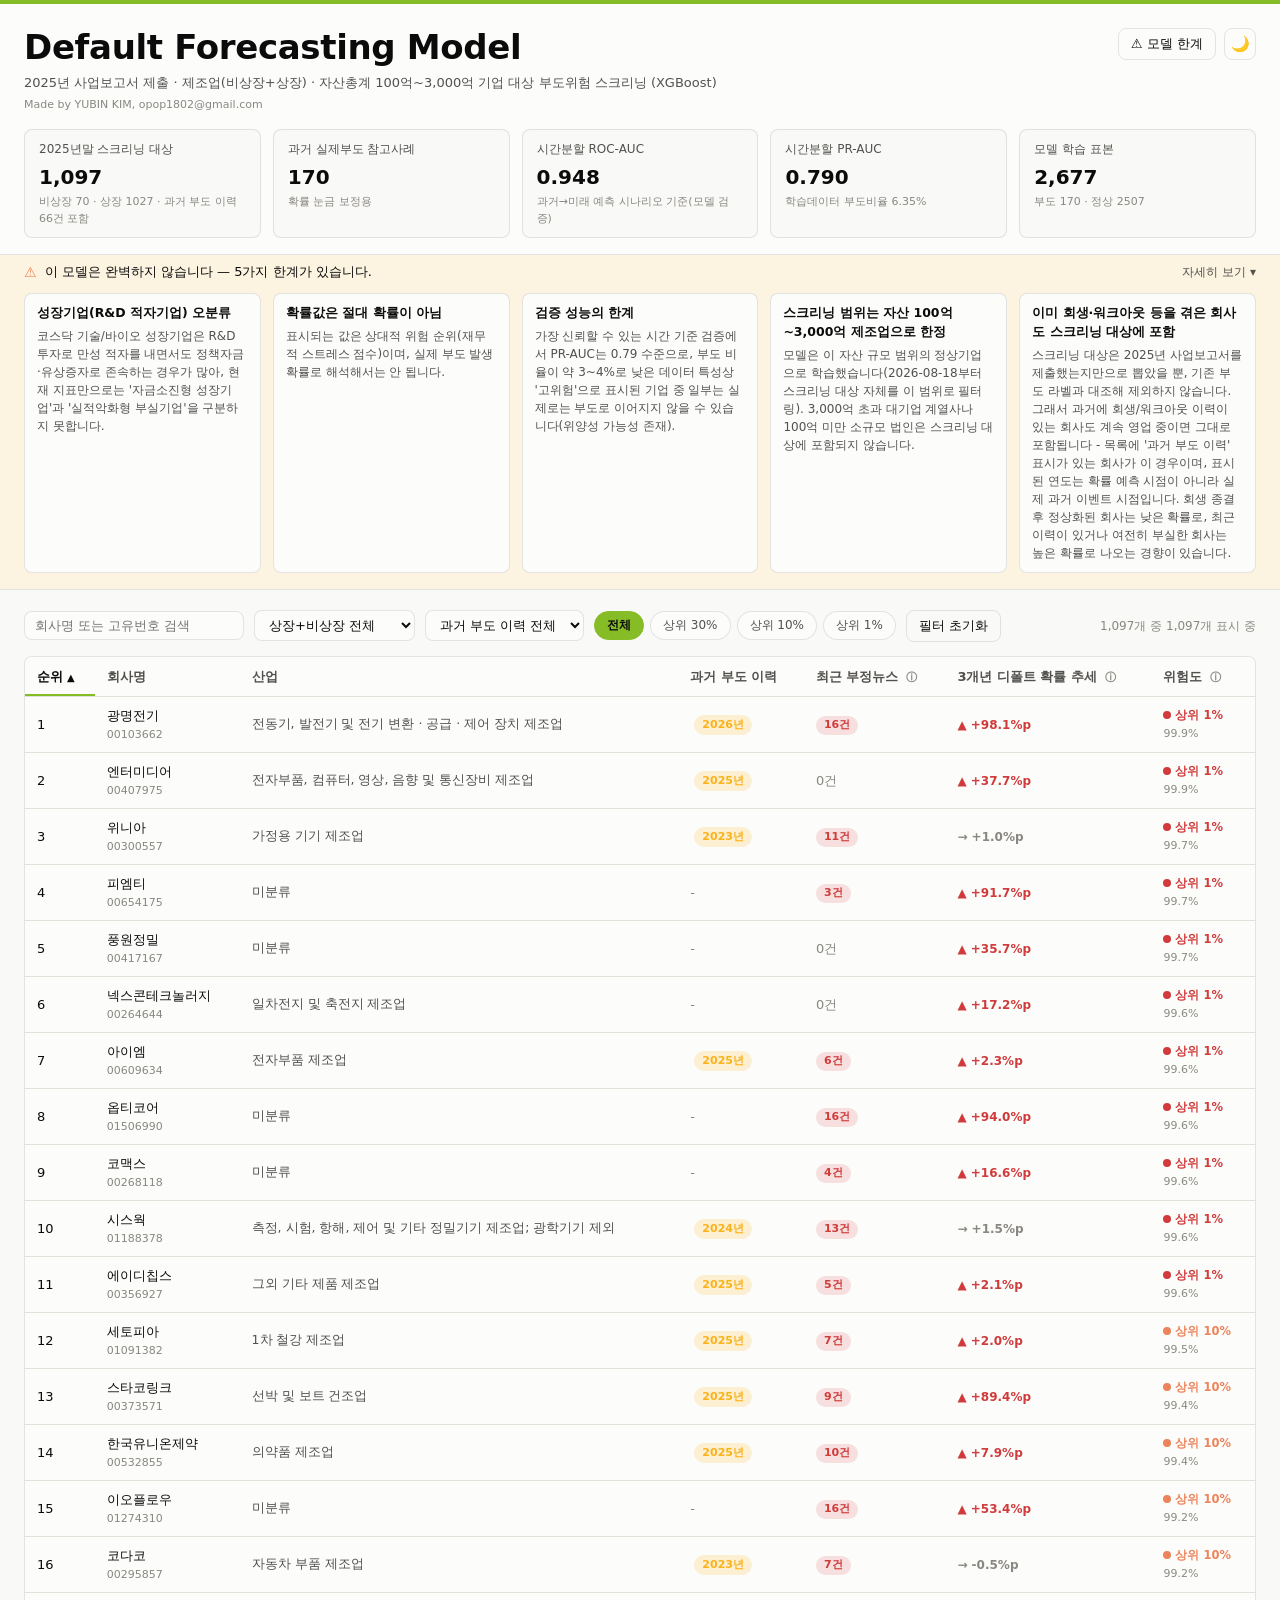
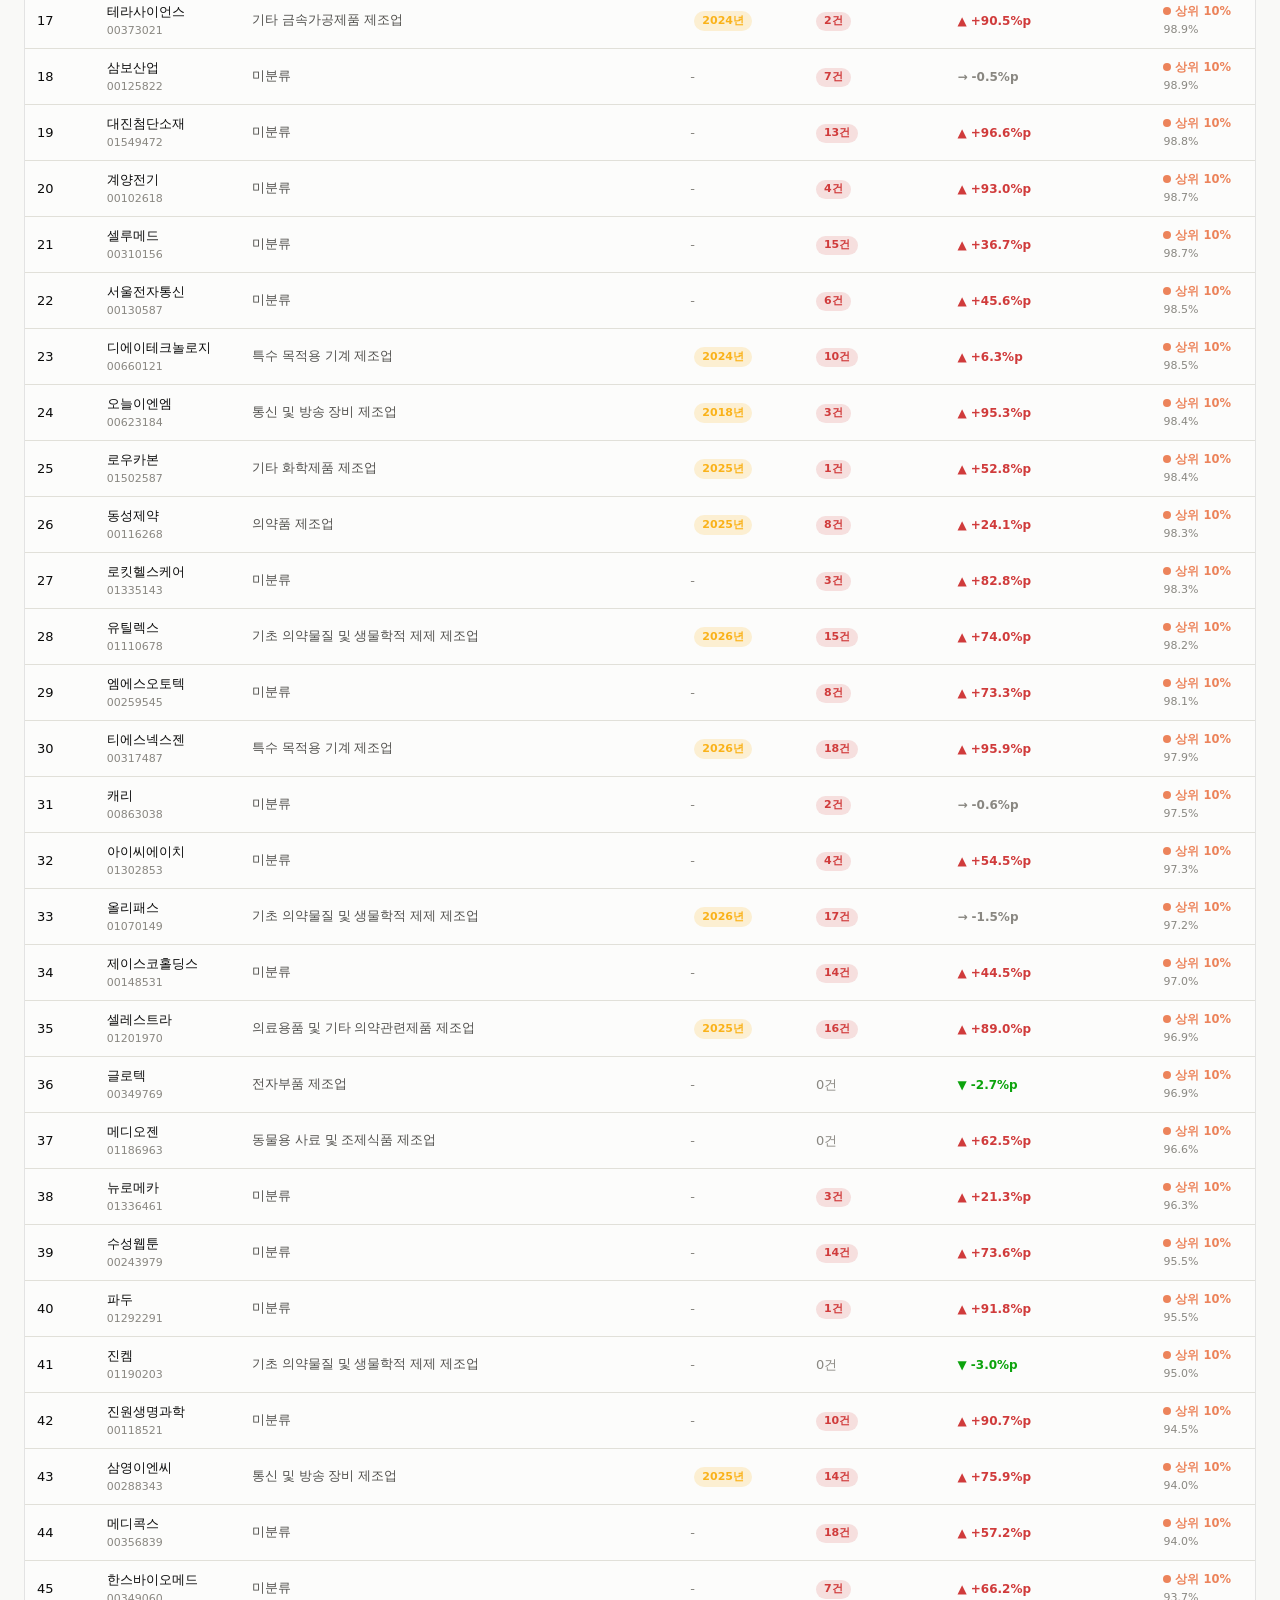
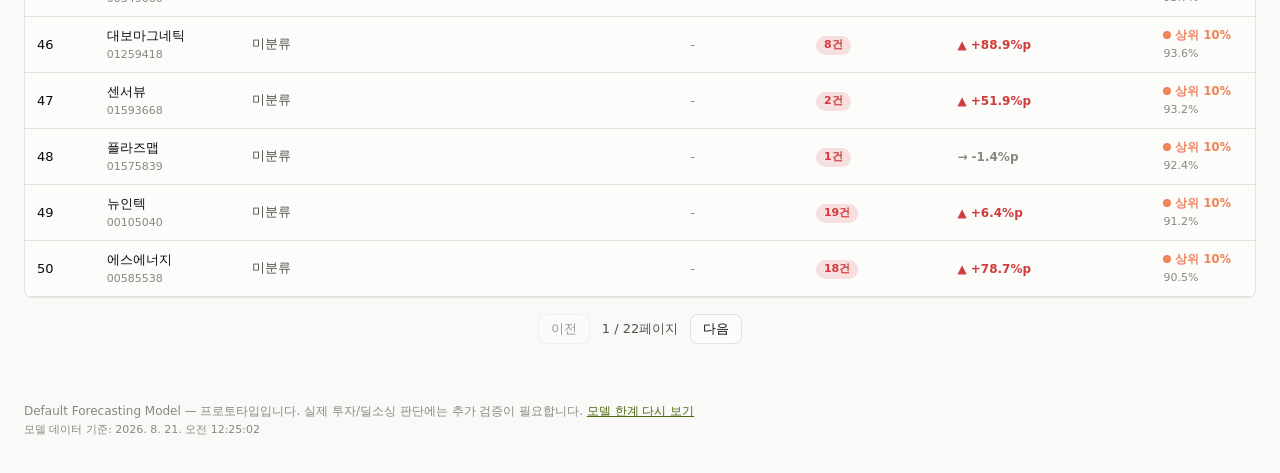
<file: index.html>
<!DOCTYPE html>
<html lang="ko">
<head>
<meta charset="UTF-8">
<meta name="viewport" content="width=device-width, initial-scale=1">
<meta name="color-scheme" content="light dark">
<title>Default Forecasting Model</title>
<link rel="stylesheet" href="style.css">
</head>
<body>

<header class="app-header">
  <div class="header-top">
    <div class="header-title">
      <h1>Default Forecasting Model</h1>
      <p class="subtitle">2025년 사업보고서 제출 · 제조업(비상장+상장) · 자산총계 100억~3,000억 기업 대상 부도위험 스크리닝 (XGBoost)</p>
      <p class="attribution">Made by YUBIN KIM, opop1802@gmail.com</p>
    </div>
    <div class="header-actions">
      <button type="button" class="btn-ghost" id="jumpToLimitations">⚠ 모델 한계</button>
      <button type="button" class="btn-icon" id="themeToggle" aria-label="테마 전환" title="라이트/다크 전환">
        <span id="themeIcon">🌙</span>
      </button>
    </div>
  </div>
  <div class="stat-tiles" id="statTiles"><!-- JS: populated from meta --></div>
</header>

<div class="limitations-banner" id="limitationsBanner">
  <button type="button" class="limitations-strip" id="limitationsToggle" aria-expanded="false">
    <span class="limitations-strip-icon">⚠</span>
    <span id="limitationsCount">이 모델은 완벽하지 않습니다 — 5가지 한계가 있습니다.</span>
    <span class="limitations-strip-cta">자세히 보기 ▾</span>
  </button>
  <div class="limitations-detail" id="limitationsDetail" hidden></div>
</div>

<main>
  <div class="controls-bar">
    <input type="search" id="searchInput" class="search-input" placeholder="회사명 또는 고유번호 검색" aria-label="회사 검색">

    <select id="listedFilter" class="select-input" aria-label="상장여부 필터">
      <option value="all" selected>상장+비상장 전체</option>
      <option value="상장">상장(코스닥·코스피)</option>
      <option value="비상장">비상장</option>
    </select>

    <select id="priorDefaultFilter" class="select-input" aria-label="과거 부도 이력 필터">
      <option value="all" selected>과거 부도 이력 전체</option>
      <option value="has">과거 부도 이력 있음</option>
      <option value="none">과거 부도 이력 없음</option>
    </select>

    <div class="tier-chips" id="tierChips" role="group" aria-label="위험등급 필터"><!-- JS --></div>

    <button type="button" id="resetFilters" class="btn-ghost">필터 초기화</button>
    <span class="result-count" id="resultCount"></span>
  </div>

  <div class="table-scroll">
    <table class="ranking-table" id="rankingTable">
      <thead>
        <tr>
          <th data-sort="rank" class="sortable">순위</th>
          <th data-sort="corp_name" class="sortable">회사명</th>
          <th data-sort="sector_name" class="sortable">산업</th>
          <th data-sort="default_year" class="sortable">과거 부도 이력</th>
          <th data-sort="neg_news_count" class="sortable">
            최근 부정뉴스
            <span class="th-tooltip" tabindex="0" data-tooltip="KR-FinBERT 감성분석 기준, 주요 기사 중 부정으로 분류된 최근 1년 내 기사 수입니다.">ⓘ</span>
          </th>
          <th data-sort="trend_diff" class="sortable">
            3개년 디폴트 확률 추세
            <span class="th-tooltip" tabindex="0" data-tooltip="2023년→2025년 부도확률 변화입니다. 2%p 이상 상승/하락 시에만 화살표로 표시합니다.">ⓘ</span>
          </th>
          <th data-sort="probability" class="sortable">
            위험도
            <span class="th-tooltip" tabindex="0" data-tooltip="확정된 부도확률이 아니라 상대적 위험 순위(재무적 스트레스 점수)입니다.">ⓘ</span>
          </th>
        </tr>
      </thead>
      <tbody id="tableBody"><!-- JS --></tbody>
    </table>
  </div>

  <div class="pagination" id="pagination"><!-- JS --></div>
</main>

<footer class="app-footer">
  <p>Default Forecasting Model — 프로토타입입니다. 실제 투자/딜소싱 판단에는 추가 검증이 필요합니다.
  <a href="#limitationsBanner" class="footer-link">모델 한계 다시 보기</a></p>
  <p class="footer-meta" id="footerMeta"><!-- JS: generated_at --></p>
</footer>

<script src="data/dashboard_data.js"></script>
<script src="data/company_probability_history.js"></script>
<script src="data/company_news.js"></script>
<script src="app.js"></script>
</body>
</html>
</file>
<file: style.css>
/* Default Forecasting Model — 대시보드 스타일
   디자인 토큰은 dataviz 스킬 reference palette를 따름 (references/palette.md).
   라이트 값은 :root, 다크는 media query + [data-theme="dark"] 양쪽에 정의. */

:root {
  color-scheme: light;

  /* 표면 */
  --surface-1: #fcfcfb;      /* 카드/테이블 표면 */
  --page-plane: #f9f9f7;     /* 페이지 배경 */
  --border: rgba(11, 11, 11, 0.10);
  --gridline: #e1e0d9;
  --baseline: #c3c2b7;

  /* 잉크 */
  --text-primary: #0b0b0b;
  --text-secondary: #52514e;
  --text-muted: #898781;

  /* 카테고리컬 (2개: 정상=slot1 blue, 부도=slot2 orange) */
  --series-control: #2a78d6;
  --series-default: #eb6834;

  /* 상태(위험등급) — 팔레트 고정, 절대 테마 안 함 */
  --status-good: #0ca30c;
  --status-warning: #fab219;
  --status-serious: #ec835a;
  --status-critical: #d03b3b;

  /* 성공 텍스트(딜타 등) */
  --success-text: #006300;

  /* 브랜드 액센트(UI 크롬 전용 - 데이터 인코딩에는 안 씀, Deloitte Green 참고) */
  --brand-accent: #86bc25;
  --brand-accent-ink: #4a6b13;   /* 밝은 배경 위 텍스트용(명도 낮춤) */
  --brand-tint: color-mix(in srgb, var(--brand-accent) 10%, var(--surface-1));

  --radius: 8px;
  --font-sans: system-ui, -apple-system, "Segoe UI", sans-serif;
}

@media (prefers-color-scheme: dark) {
  :root:where(:not([data-theme="light"])) {
    color-scheme: dark;
    --surface-1: #1a1a19;
    --page-plane: #0d0d0d;
    --border: rgba(255, 255, 255, 0.10);
    --gridline: #2c2c2a;
    --baseline: #383835;

    --text-primary: #ffffff;
    --text-secondary: #c3c2b7;
    --text-muted: #898781;

    --series-control: #3987e5;
    --series-default: #d95926;

    --status-good: #0ca30c;
    --status-warning: #fab219;
    --status-serious: #ec835a;
    --status-critical: #d03b3b;

    --success-text: #0ca30c;

    --brand-accent: #9ed635;
    --brand-accent-ink: #c5e878;
    --brand-tint: color-mix(in srgb, var(--brand-accent) 12%, var(--surface-1));
  }
}

:root[data-theme="dark"] {
  color-scheme: dark;
  --surface-1: #1a1a19;
  --page-plane: #0d0d0d;
  --border: rgba(255, 255, 255, 0.10);
  --gridline: #2c2c2a;
  --baseline: #383835;

  --text-primary: #ffffff;
  --text-secondary: #c3c2b7;
  --text-muted: #898781;

  --series-control: #3987e5;
  --series-default: #d95926;

  --status-good: #0ca30c;
  --status-warning: #fab219;
  --status-serious: #ec835a;
  --status-critical: #d03b3b;

  --success-text: #0ca30c;

  --brand-accent: #9ed635;
  --brand-accent-ink: #c5e878;
  --brand-tint: color-mix(in srgb, var(--brand-accent) 12%, var(--surface-1));
}

* { box-sizing: border-box; }

html, body {
  margin: 0;
  padding: 0;
  background: var(--page-plane);
  color: var(--text-primary);
  font-family: var(--font-sans);
  font-size: 14px;
  line-height: 1.5;
}

.visually-hidden-label { position: absolute; width: 1px; height: 1px; overflow: hidden; clip: rect(0 0 0 0); }

/* ---------------- 헤더 ---------------- */

.app-header {
  background: var(--surface-1);
  border-top: 4px solid var(--brand-accent);
  border-bottom: 1px solid var(--border);
  padding: 24px 24px 16px;
}

.header-top {
  display: flex;
  justify-content: space-between;
  align-items: flex-start;
  gap: 16px;
  margin-bottom: 16px;
}

.header-title h1 {
  margin: 0;
  font-size: 34px;
  font-weight: 700;
  letter-spacing: -0.01em;
  line-height: 1.15;
}

.subtitle {
  margin: 6px 0 0;
  color: var(--text-secondary);
  font-size: 13px;
}

.attribution {
  margin: 4px 0 0;
  color: var(--text-muted);
  font-size: 11px;
}

.header-actions {
  display: flex;
  gap: 8px;
  flex-shrink: 0;
}

.btn-ghost {
  background: transparent;
  border: 1px solid var(--border);
  border-radius: var(--radius);
  color: var(--text-primary);
  padding: 6px 12px;
  font-size: 13px;
  font-family: var(--font-sans);
  cursor: pointer;
}
.btn-ghost:hover { background: var(--page-plane); }

.btn-icon {
  background: transparent;
  border: 1px solid var(--border);
  border-radius: var(--radius);
  width: 32px;
  height: 32px;
  font-size: 15px;
  cursor: pointer;
}
.btn-icon:hover { background: var(--page-plane); }

/* ---------------- 통계 타일 ---------------- */

.stat-tiles {
  display: grid;
  grid-template-columns: repeat(auto-fit, minmax(140px, 1fr));
  gap: 12px;
}

.stat-tile {
  border: 1px solid var(--border);
  border-radius: var(--radius);
  padding: 10px 14px;
  background: var(--page-plane);
}

.stat-tile-label {
  font-size: 12px;
  color: var(--text-secondary);
  margin-bottom: 4px;
}

.stat-tile-value {
  font-size: 20px;
  font-weight: 600;
  font-variant-numeric: proportional-nums;
}

.stat-tile-sub {
  font-size: 11px;
  color: var(--text-muted);
  margin-top: 2px;
}

/* ---------------- 한계점 배너 ---------------- */

.limitations-banner {
  border-bottom: 1px solid var(--border);
}

/* 스티키 범위를 접힌 스트립(작은 고정 높이)에만 한정 - 예전엔 배너 전체
   (펼쳐진 5개 카드 포함)가 스티키라서, 모바일처럼 화면이 낮을 때 펼친
   상태로 스크롤하면 카드 그리드가 화면을 다 덮어 그 아래 회사 리스트가
   안 보이는 문제가 있었음(2026-08-22 발견). 스트립만 스티키로 두면
   펼친 카드 영역은 배너 컨테이너와 함께 정상적으로 스크롤되어 지나가고,
   스트립은 배너 컨테이너가 화면에 걸쳐있는 동안만 상단에 붙어있다가
   배너 전체가 지나가면 함께 스크롤되어 사라짐. */
.limitations-strip {
  position: sticky;
  top: 0;
  z-index: 20;
  width: 100%;
  display: flex;
  align-items: center;
  gap: 8px;
  padding: 8px 24px;
  background: color-mix(in srgb, var(--status-warning) 12%, var(--surface-1));
  border: none;
  color: var(--text-primary);
  font-family: var(--font-sans);
  font-size: 13px;
  cursor: pointer;
  text-align: left;
}

.limitations-strip-icon { color: var(--status-serious); font-size: 14px; }
.limitations-strip-cta { margin-left: auto; color: var(--text-secondary); font-size: 12px; flex-shrink: 0; }

.limitations-detail {
  padding: 4px 24px 16px;
  background: color-mix(in srgb, var(--status-warning) 12%, var(--surface-1));
  display: grid;
  grid-template-columns: repeat(auto-fit, minmax(220px, 1fr));
  gap: 12px;
}

.limitation-card {
  background: var(--surface-1);
  border: 1px solid var(--border);
  border-radius: var(--radius);
  padding: 10px 12px;
}

.limitation-card h3 {
  margin: 0 0 4px;
  font-size: 12.5px;
  font-weight: 600;
}

.limitation-card p {
  margin: 0;
  font-size: 12px;
  color: var(--text-secondary);
  line-height: 1.5;
}

/* ---------------- 컨트롤바 ---------------- */

main { padding: 20px 24px 40px; }

.controls-bar {
  display: flex;
  flex-wrap: wrap;
  align-items: center;
  gap: 10px;
  margin-bottom: 14px;
}

.search-input, .select-input {
  font-family: var(--font-sans);
  font-size: 13px;
  border: 1px solid var(--border);
  border-radius: var(--radius);
  background: var(--surface-1);
  color: var(--text-primary);
  padding: 6px 10px;
}

.search-input { width: 220px; }

.tier-chips { display: flex; gap: 6px; }

.chip {
  border: 1px solid var(--border);
  border-radius: 999px;
  padding: 5px 12px;
  font-size: 12px;
  background: var(--surface-1);
  color: var(--text-secondary);
  cursor: pointer;
  font-family: var(--font-sans);
}
.chip[aria-pressed="true"] {
  background: var(--brand-accent);
  color: #0b0b0b;
  border-color: var(--brand-accent);
  font-weight: 600;
}

.result-count {
  margin-left: auto;
  font-size: 12px;
  color: var(--text-muted);
  white-space: nowrap;
}

/* ---------------- 테이블 ---------------- */

.table-scroll {
  overflow-x: auto;
  border: 1px solid var(--border);
  border-radius: var(--radius);
  background: var(--surface-1);
}

.ranking-table {
  width: 100%;
  border-collapse: collapse;
  font-size: 13px;
  min-width: 720px;
}

.ranking-table thead th {
  position: sticky;
  top: 0;
  background: var(--surface-1);
  text-align: left;
  padding: 10px 12px;
  font-weight: 600;
  color: var(--text-secondary);
  border-bottom: 1px solid var(--gridline);
  white-space: nowrap;
}

.ranking-table th.sortable { cursor: pointer; user-select: none; }
.ranking-table th.sortable:hover { color: var(--text-primary); }
.ranking-table th.sort-active { color: var(--text-primary); box-shadow: inset 0 -2px 0 var(--brand-accent); }
.ranking-table th .sort-caret { margin-left: 4px; font-size: 10px; }

.th-tooltip {
  display: inline-block;
  margin-left: 3px;
  color: var(--text-muted);
  cursor: help;
  font-size: 11px;
}

/* JS(initTooltips)가 body에 직접 붙여서 position:fixed로 띄우는 공용 툴팁 -
   .table-scroll의 overflow-x:auto에 잘리던 문제(2026-08-21 발견) 해결용.
   .table-scroll 안에 두면 그 컨테이너 밖으로는 절대 못 나가 오른쪽 끝
   컬럼(위험도 등)의 툴팁이 잘렸었음 - body 직속 + position:fixed + JS로
   뷰포트 안에 들어오도록 클램핑하는 방식으로 교체. */
.global-tooltip {
  position: fixed;
  max-width: 240px;
  background: var(--text-primary);
  color: var(--surface-1);
  padding: 8px 10px;
  border-radius: 6px;
  font-size: 11px;
  font-weight: 400;
  line-height: 1.4;
  z-index: 50;
  pointer-events: none;
}
.global-tooltip[hidden] { display: none; }

.ranking-table tbody td {
  padding: 9px 12px;
  border-bottom: 1px solid var(--gridline);
  font-variant-numeric: tabular-nums;
}

.ranking-table tbody tr.data-row { cursor: pointer; }
.ranking-table tbody tr.data-row:hover { background: var(--page-plane); }
.ranking-table tbody tr.data-row.expanded { background: var(--page-plane); }

.corp-cell { font-variant-numeric: proportional-nums; }
.corp-name { font-weight: 500; }
.corp-code { display: block; font-size: 11px; color: var(--text-muted); margin-top: 1px; }

.industry-cell { color: var(--text-secondary); font-size: 12.5px; }

.badge {
  display: inline-block;
  padding: 2px 8px;
  border-radius: 999px;
  font-size: 11px;
  font-weight: 600;
}
.badge-default { background: color-mix(in srgb, var(--series-default) 18%, transparent); color: var(--series-default); }
.badge-control { background: color-mix(in srgb, var(--series-control) 18%, transparent); color: var(--series-control); }
.badge-warning { background: color-mix(in srgb, var(--status-warning) 18%, transparent); color: var(--status-warning); margin-left: 4px; }

.risk-cell { display: flex; flex-direction: column; gap: 2px; }
.risk-badge {
  display: inline-flex;
  align-items: center;
  gap: 4px;
  font-size: 11.5px;
  font-weight: 600;
  width: fit-content;
}
.risk-dot { width: 8px; height: 8px; border-radius: 50%; flex-shrink: 0; }
.risk-prob { font-size: 11px; color: var(--text-muted); }

.risk-good .risk-dot { background: var(--status-good); }
.risk-good .risk-label { color: var(--status-good); }
.risk-warning .risk-dot { background: var(--status-warning); }
.risk-warning .risk-label { color: color-mix(in srgb, var(--status-warning) 70%, var(--text-primary)); }
.risk-serious .risk-dot { background: var(--status-serious); }
.risk-serious .risk-label { color: var(--status-serious); }
.risk-critical .risk-dot { background: var(--status-critical); }
.risk-critical .risk-label { color: var(--status-critical); }

.na { color: var(--text-muted); }

/* 리스트 - 3개년 부도확률 추세 / 최근 부정뉴스 (2026-08-21) */
.trend-badge { font-size: 12px; font-weight: 600; font-variant-numeric: tabular-nums; white-space: nowrap; }
.trend-up { color: var(--status-critical); }
.trend-down { color: var(--status-good); }
.trend-flat { color: var(--text-muted); }
.neg-news-badge {
  display: inline-block;
  padding: 1px 8px;
  border-radius: 999px;
  font-size: 11px;
  font-weight: 600;
  background: color-mix(in srgb, var(--status-critical) 15%, transparent);
  color: var(--status-critical);
}

/* ---------------- 감사의견 이력 (회사 상세페이지) ---------------- */
.audit-history-table {
  width: 100%;
  max-width: 460px;
  border-collapse: collapse;
  font-size: 13px;
}
.audit-history-table th {
  text-align: left;
  font-size: 11px;
  color: var(--text-muted);
  font-weight: 600;
  padding: 6px 12px 6px 0;
  border-bottom: 1px solid var(--border);
}
.audit-history-table td {
  padding: 8px 12px 8px 0;
  border-bottom: 1px solid var(--border);
  color: var(--text-primary);
}
.audit-history-table tr:last-child td { border-bottom: none; }
.audit-history-table td.year-cell { font-variant-numeric: tabular-nums; color: var(--text-secondary); }

.opinion-badge { display: inline-block; padding: 2px 9px; border-radius: 999px; font-size: 12px; font-weight: 600; }
.opinion-적정 { background: color-mix(in srgb, var(--status-good) 18%, transparent); color: var(--status-good); }
.opinion-한정 { background: color-mix(in srgb, var(--status-warning) 18%, transparent); color: var(--status-warning); }
.opinion-부적정 { background: color-mix(in srgb, var(--status-serious) 18%, transparent); color: var(--status-serious); }
.opinion-의견거절 { background: color-mix(in srgb, var(--status-critical) 18%, transparent); color: var(--status-critical); }

.matter-details-list { display: flex; flex-direction: column; gap: 8px; margin-top: 14px; max-width: 720px; }
.matter-details {
  border: 1px solid var(--border);
  border-radius: 8px;
  background: var(--page-plane);
}
.matter-details summary {
  cursor: pointer;
  padding: 10px 14px;
  font-size: 12.5px;
  font-weight: 600;
  color: var(--text-secondary);
  list-style: none;
}
.matter-details summary::-webkit-details-marker { display: none; }
.matter-details summary::before { content: "▸ "; color: var(--text-muted); }
.matter-details[open] summary::before { content: "▾ "; }
.matter-details-body { padding: 0 14px 14px; display: flex; flex-direction: column; gap: 12px; }
.matter-item { border-top: 1px solid var(--border); padding-top: 12px; }
.matter-item:first-child { border-top: none; padding-top: 0; }
.matter-item-idx { font-size: 10.5px; color: var(--text-muted); font-weight: 600; margin-bottom: 6px; text-transform: uppercase; letter-spacing: 0.04em; }
.matter-block { margin-bottom: 8px; }
.matter-block:last-child { margin-bottom: 0; }
.matter-label { font-size: 11px; font-weight: 600; color: var(--brand-accent); margin-bottom: 3px; }
.matter-block p { font-size: 12.5px; line-height: 1.65; color: var(--text-primary); margin: 0; }

/* 상세 아코디언 행 */
tr.detail-row td {
  padding: 0;
  border-bottom: 1px solid var(--gridline);
}

.detail-panel {
  padding: 16px 20px;
  background: var(--page-plane);
}

.detail-meta {
  display: flex;
  flex-wrap: wrap;
  gap: 8px 20px;
  margin-bottom: 12px;
  font-size: 12.5px;
  color: var(--text-secondary);
}
.detail-meta strong { color: var(--text-primary); }

.growth-note {
  background: color-mix(in srgb, var(--status-warning) 15%, var(--surface-1));
  border: 1px solid color-mix(in srgb, var(--status-warning) 40%, transparent);
  border-radius: var(--radius);
  padding: 8px 12px;
  font-size: 12px;
  color: var(--text-primary);
  margin-bottom: 12px;
}

.indicator-grid {
  display: grid;
  grid-template-columns: repeat(auto-fill, minmax(200px, 1fr));
  gap: 10px;
}

.indicator-item {
  background: var(--surface-1);
  border: 1px solid var(--border);
  border-radius: 6px;
}

.indicator-item-summary {
  padding: 8px 10px;
  cursor: pointer;
  list-style: none;
  user-select: none;
  transition: background 0.12s ease, border-color 0.12s ease;
}
.indicator-item-summary::-webkit-details-marker { display: none; }
.indicator-item-summary::after {
  content: "산식 보기 ▸";
  display: block;
  margin-top: 4px;
  font-size: 10px;
  color: var(--text-muted);
}
.indicator-item[open] > .indicator-item-summary::after { content: "산식 접기 ▾"; }

/* 마우스 오버 시 버튼이 활성화된 것처럼 보이도록(호버 상태) */
.indicator-item-summary:hover,
.indicator-item-summary:focus-visible {
  background: var(--brand-tint);
  outline: none;
}
.indicator-item[open] > .indicator-item-summary {
  background: var(--brand-tint);
  border-bottom: 1px solid var(--border);
}

.indicator-item-label {
  font-size: 11px;
  color: var(--text-secondary);
  display: flex;
  justify-content: space-between;
  align-items: center;
  gap: 6px;
}

.indicator-rank-badge {
  font-size: 10px;
  color: var(--text-muted);
  white-space: nowrap;
}

.indicator-desc {
  padding: 6px 10px 10px;
  font-size: 11px;
  color: var(--text-secondary);
  line-height: 1.5;
}

.indicator-item-value {
  display: block;
  font-size: 15px;
  font-weight: 600;
  font-variant-numeric: tabular-nums;
  margin-top: 2px;
}

/* ---------------- 페이지네이션 ---------------- */

.pagination {
  display: flex;
  align-items: center;
  justify-content: center;
  gap: 12px;
  margin-top: 16px;
  font-size: 13px;
}

.pagination button {
  border: 1px solid var(--border);
  border-radius: var(--radius);
  background: var(--surface-1);
  color: var(--text-primary);
  padding: 5px 12px;
  font-family: var(--font-sans);
  cursor: pointer;
}
.pagination button:disabled { opacity: 0.4; cursor: not-allowed; }
.pagination-info { color: var(--text-secondary); }

/* ---------------- 푸터 ---------------- */

.app-footer {
  padding: 16px 24px 32px;
  color: var(--text-muted);
  font-size: 12px;
}
.app-footer p { margin: 2px 0; }
.footer-link { color: var(--brand-accent-ink); }
.footer-meta { font-size: 11px; }

@media (max-width: 640px) {
  .header-top { flex-direction: column; }
  .search-input { width: 100%; }
}

/* ---------------- 회사 상세 페이지 (company.html) ---------------- */

.company-overview {
  background: var(--surface-1);
  border: 1px solid var(--border);
  border-top: 3px solid var(--brand-accent);
  border-radius: var(--radius);
  padding: 20px 24px;
  margin-bottom: 16px;
  display: flex;
  flex-wrap: wrap;
  align-items: center;
  gap: 20px;
}

.company-overview-title { flex: 1 1 260px; min-width: 220px; }
.company-overview-title h1 { margin: 0; font-size: 20px; font-weight: 600; }
.company-overview-title .corp-code { display: block; font-size: 12px; color: var(--text-muted); margin-top: 3px; }
.company-overview-badges { margin-top: 8px; display: flex; gap: 6px; flex-wrap: wrap; }

.overview-risk {
  display: flex;
  flex-direction: column;
  align-items: flex-start;
  gap: 2px;
  padding: 8px 16px;
  border-left: 1px solid var(--border);
}
.overview-risk-value { font-size: 32px; font-weight: 700; font-variant-numeric: tabular-nums; }
.overview-risk-sub { font-size: 12px; color: var(--text-muted); }

.company-overview-meta {
  display: flex;
  flex-wrap: wrap;
  gap: 8px 20px;
  font-size: 12.5px;
  color: var(--text-secondary);
  flex-basis: 100%;
  border-top: 1px solid var(--border);
  padding-top: 12px;
  margin-top: 4px;
}
.company-overview-meta strong { color: var(--text-primary); }

.detail-section { margin-bottom: 28px; }
.section-title {
  font-size: 16px;
  font-weight: 700;
  margin: 0 0 12px;
  padding-left: 10px;
  border-left: 4px solid var(--brand-accent);
}
.section-note { font-size: 12px; color: var(--text-muted); margin: -6px 0 14px 14px; }

.statement-block {
  margin-bottom: 22px;
  border: 1px solid var(--border);
  border-radius: var(--radius);
  overflow: hidden;
  background: var(--surface-1);
}
.statement-block-header {
  display: flex;
  align-items: center;
  justify-content: space-between;
  gap: 10px;
  padding: 10px 14px;
  background: #1c1c1a;
}
.statement-block-header h3 {
  font-size: 13px;
  font-weight: 700;
  margin: 0;
  color: #ffffff;
  letter-spacing: 0.02em;
}
:root[data-theme="light"] .statement-block-header,
:root:not([data-theme="dark"]) .statement-block-header { background: #1c1c1a; }
@media (prefers-color-scheme: dark) {
  :root:where(:not([data-theme="light"])) .statement-block-header { background: #050505; }
}
:root[data-theme="dark"] .statement-block-header { background: #050505; }

.statement-table {
  width: 100%;
  border-collapse: collapse;
  font-size: 12.5px;
  min-width: 480px;
}
.statement-table thead th {
  position: sticky;
  top: 0;
  background: var(--surface-1);
  text-align: right;
  padding: 8px 14px;
  font-weight: 600;
  color: var(--text-secondary);
  border-bottom: 2px solid var(--brand-accent);
  white-space: nowrap;
}
.statement-table thead th:first-child { text-align: left; }
.statement-table tbody td {
  padding: 6px 14px;
  border-bottom: 1px solid var(--gridline);
  text-align: right;
  font-variant-numeric: tabular-nums;
  white-space: nowrap;
}
.statement-table tbody td:first-child { text-align: left; white-space: normal; color: var(--text-primary); }
.statement-table tbody tr:hover { background: var(--page-plane); }

/* 계정 레벨(단계)별 위계 표현 - level-0: 총계/최종합계, level-1: 중간 소계
   (유동자산/영업이익 등), level-2: 세부 라인아이템 */
.statement-table tr.level-0 td {
  font-weight: 700;
  background: var(--brand-tint);
  border-top: 1.5px solid var(--brand-accent);
  border-bottom: 1.5px solid var(--brand-accent);
}
.statement-table tr.level-0 td:first-child { padding-left: 14px; }

.statement-table tr.level-1 td {
  font-weight: 600;
  color: var(--text-primary);
}
.statement-table tr.level-1 td:first-child { padding-left: 22px; }

.statement-table tr.level-2 td {
  font-weight: 400;
  color: var(--text-secondary);
}
.statement-table tr.level-2 td:first-child { padding-left: 34px; }
.statement-empty { color: var(--text-muted); font-size: 12.5px; padding: 8px 0; }

/* 요약계정(자산총계 등) 클릭 -> 상세내역 펼침(회사 상세, 재무제표) */
.statement-table tr.stmt-row-header {
  font-weight: 700;
  background: var(--brand-tint);
  border-top: 1.5px solid var(--brand-accent);
  border-bottom: 1.5px solid var(--brand-accent);
  cursor: pointer;
}
.statement-table tr.stmt-row-header td:first-child { padding-left: 14px; }
.statement-table tr.stmt-row-header:hover,
.statement-table tr.stmt-row-header:focus-visible {
  background: color-mix(in srgb, var(--brand-accent) 22%, var(--brand-tint));
  outline: none;
}
.statement-table tr.stmt-row-header:focus-visible td:first-child { text-decoration: underline; }
.stmt-toggle-icon {
  display: inline-block;
  width: 14px;
  color: var(--brand-accent-ink);
  font-size: 10px;
  transition: transform 0.15s ease;
}
.statement-table tr.stmt-row-detail td {
  font-weight: 400;
  color: var(--text-secondary);
}
.statement-table tr.stmt-row-detail td:first-child { padding-left: 34px; }

/* 그룹 안 소계(유동자산/매출원가 등) - 세부항목(level-2)보다 덜 들여쓰고
   굵게 표시해 위계를 구분한다. .stmt-row-detail(class 1개)보다 detail을
   명시(class 2개)해 우선순위를 확보 - 셀렉터 등장 순서와 무관하게 항상 적용됨 */
.statement-table tr.stmt-row-detail.level-1 td {
  font-weight: 600;
  color: var(--text-primary);
}
.statement-table tr.stmt-row-detail.level-1 td:first-child { padding-left: 22px; }

/* 부채 만기 구조(유동성위험 주석) - 차입금/사채/리스부채 등 이자부발생부채
   행을 매입채무 등 다른 금융부채와 구분해 강조 표시 */
.statement-table tr.debt-row td {
  font-weight: 600;
  color: var(--text-primary);
}
.statement-table tr.debt-row td:first-child { color: var(--brand-accent-ink); }

/* 회사 상세 - 최근 1년 관련 뉴스 */
.news-list { list-style: none; margin: 0; padding: 0; display: flex; flex-direction: column; }
.news-item {
  padding: 12px 4px;
  border-bottom: 1px solid var(--border);
}
.news-item:last-child { border-bottom: none; }
.news-item a {
  color: var(--text-primary);
  font-size: 14px;
  font-weight: 600;
  text-decoration: none;
}
.news-item a:hover { color: var(--brand-accent-ink); text-decoration: underline; }
.news-meta {
  margin-top: 4px;
  display: flex;
  gap: 10px;
  font-size: 12px;
  color: var(--text-secondary);
}
.news-source::before { content: "·"; margin-right: 10px; color: var(--text-muted); }
.news-relevance-badge {
  display: inline-block;
  margin-right: 6px;
  padding: 1px 6px;
  border-radius: 4px;
  font-size: 10.5px;
  font-weight: 700;
  color: var(--brand-accent-ink);
  background: var(--brand-tint);
  border: 1px solid var(--brand-accent);
  vertical-align: middle;
}

/* 회사 상세 - 뉴스 감성분석(KR-FinBERT, 2026-08-20) */
.news-sentiment-summary {
  margin: 0 0 10px;
  font-size: 12px;
  color: var(--text-secondary);
  display: flex;
  flex-wrap: wrap;
  align-items: center;
  gap: 6px;
}
.news-sentiment-summary-label { color: var(--text-muted); margin-right: 2px; }
.sentiment-badge {
  display: inline-block;
  margin-right: 6px;
  padding: 1px 8px;
  border-radius: 999px;
  font-size: 11px;
  font-weight: 600;
  vertical-align: middle;
}
.sentiment-negative { background: color-mix(in srgb, var(--status-critical) 18%, transparent); color: var(--status-critical); }
.sentiment-neutral { background: color-mix(in srgb, var(--text-muted) 16%, transparent); color: var(--text-secondary); }
.sentiment-positive { background: color-mix(in srgb, var(--status-good) 18%, transparent); color: var(--status-good); }

/* 회사 상세 - 뉴스 키워드 워드클라우드(2026-11-02) */
.news-wordcloud-svg {
  width: 100%;
  height: auto;
  max-height: 280px;
  display: block;
}
.news-wordcloud-svg text {
  cursor: default;
  font-family: inherit;
}
.news-wordcloud-legend {
  display: flex;
  flex-wrap: wrap;
  gap: 14px;
  margin-top: 6px;
  font-size: 11px;
  color: var(--text-muted);
}
.news-wordcloud-legend span { display: inline-flex; align-items: center; gap: 5px; }
.wc-dot {
  display: inline-block;
  width: 8px;
  height: 8px;
  border-radius: 999px;
}

/* 회사 상세 - 수익성/성장성 확장 지표(모델 미사용 참고 항목 표시) */
.badge-note {
  font-size: 10px;
  font-weight: 400;
  color: var(--text-muted);
  border: 1px solid var(--border);
  border-radius: 4px;
  padding: 1px 5px;
  margin-left: 6px;
  white-space: nowrap;
}

/* 회사 상세 - 주요 연락처(딜소싱 콜드콜용, 2026-11-02) */
.contacts-layout {
  display: grid;
  grid-template-columns: minmax(220px, 320px) 1fr;
  gap: 24px;
}
@media (max-width: 720px) {
  .contacts-layout { grid-template-columns: 1fr; }
}
.contacts-subtitle {
  font-size: 13px;
  font-weight: 700;
  color: var(--text-secondary);
  margin: 0 0 10px;
}
.contact-dl { margin: 0; }
.contact-dl-row {
  display: flex;
  gap: 10px;
  padding: 7px 0;
  border-bottom: 1px solid var(--border);
  font-size: 13px;
}
.contact-dl-row:last-child { border-bottom: none; }
.contact-dl-row dt { flex: 0 0 64px; color: var(--text-muted); }
.contact-dl-row dd { margin: 0; color: var(--text-primary); }
.contact-dl-row dd a { color: var(--brand-accent-ink); text-decoration: none; }
.contact-dl-row dd a:hover { text-decoration: underline; }
.exec-grid {
  display: grid;
  grid-template-columns: repeat(auto-fill, minmax(230px, 1fr));
  gap: 12px;
}
.exec-card {
  border: 1px solid var(--border);
  border-radius: var(--radius);
  padding: 12px 14px;
}
.exec-card-head {
  display: flex;
  align-items: center;
  gap: 8px;
  flex-wrap: wrap;
}
.exec-name { font-size: 14px; font-weight: 700; color: var(--text-primary); }
.exec-title-badge {
  font-size: 11px;
  font-weight: 600;
  color: var(--brand-accent-ink);
  background: var(--brand-tint);
  border: 1px solid var(--brand-accent);
  border-radius: 999px;
  padding: 1px 8px;
}
.exec-meta {
  margin-top: 4px;
  display: flex;
  flex-wrap: wrap;
  gap: 8px;
  font-size: 11.5px;
  color: var(--text-muted);
}
.exec-career { margin-top: 6px; font-size: 12px; }
.exec-career summary {
  cursor: pointer;
  list-style: none;
}
.exec-career summary::-webkit-details-marker { display: none; }
.exec-career summary::after {
  content: "약력 보기 ▸";
  display: block;
  font-size: 11px;
  color: var(--text-muted);
}
.exec-career[open] summary::after { content: "약력 접기 ▾"; }
.exec-career p { margin: 6px 0 0; color: var(--text-secondary); line-height: 1.5; }
.exec-search-links {
  margin-top: 8px;
  display: flex;
  gap: 10px;
  font-size: 12px;
}
.exec-search-links a {
  color: var(--brand-accent-ink);
  text-decoration: none;
}
.exec-search-links a:hover { text-decoration: underline; }
.contacts-disclaimer {
  margin: 14px 0 0;
  font-size: 11px;
  color: var(--text-muted);
}

/* 회사 상세 - 소송 등의 제기(2026-11-02) */
.litigation-list { display: flex; flex-direction: column; gap: 8px; }
.litigation-item {
  border: 1px solid var(--border);
  border-radius: var(--radius);
  padding: 10px 14px;
}
.litigation-item summary {
  cursor: pointer;
  list-style: none;
  display: flex;
  align-items: center;
  gap: 10px;
  flex-wrap: wrap;
}
.litigation-item summary::-webkit-details-marker { display: none; }
.litigation-item summary::before {
  content: "▸";
  color: var(--text-muted);
  font-size: 11px;
  flex-shrink: 0;
}
.litigation-item[open] summary::before { content: "▾"; }
.litigation-date {
  font-size: 12px;
  font-variant-numeric: tabular-nums;
  color: var(--text-muted);
  flex-shrink: 0;
}
.litigation-case-name { font-size: 13.5px; font-weight: 600; color: var(--text-primary); }
.litigation-court {
  font-size: 11px;
  color: var(--brand-accent-ink);
  background: var(--brand-tint);
  border: 1px solid var(--brand-accent);
  border-radius: 999px;
  padding: 1px 8px;
  margin-left: auto;
}
.litigation-detail {
  margin-top: 10px;
  padding-top: 10px;
  border-top: 1px solid var(--border);
  font-size: 12.5px;
  color: var(--text-secondary);
}
.litigation-detail p { margin: 0 0 8px; line-height: 1.55; }
.litigation-detail p:last-child { margin-bottom: 0; }
.litigation-detail strong {
  display: block;
  font-size: 11px;
  color: var(--text-muted);
  margin-bottom: 2px;
}

/* 회사 상세 - 부도확률 3개년 추이 */
.prob-history-wrap {
  display: flex;
  flex-wrap: wrap;
  align-items: center;
  gap: 20px;
}
.prob-history-svg { width: 100%; max-width: 320px; height: 108px; flex-shrink: 0; }
.prob-history-point-label { font-size: 9px; fill: var(--text-muted); }
.prob-history-value-label { font-size: 10px; font-weight: 700; fill: var(--text-primary); font-variant-numeric: tabular-nums; }
.prob-history-stats {
  display: flex;
  flex-wrap: wrap;
  gap: 14px;
  font-size: 12.5px;
  color: var(--text-secondary);
}
.prob-history-stats strong { color: var(--text-primary); font-variant-numeric: tabular-nums; }
</file>
